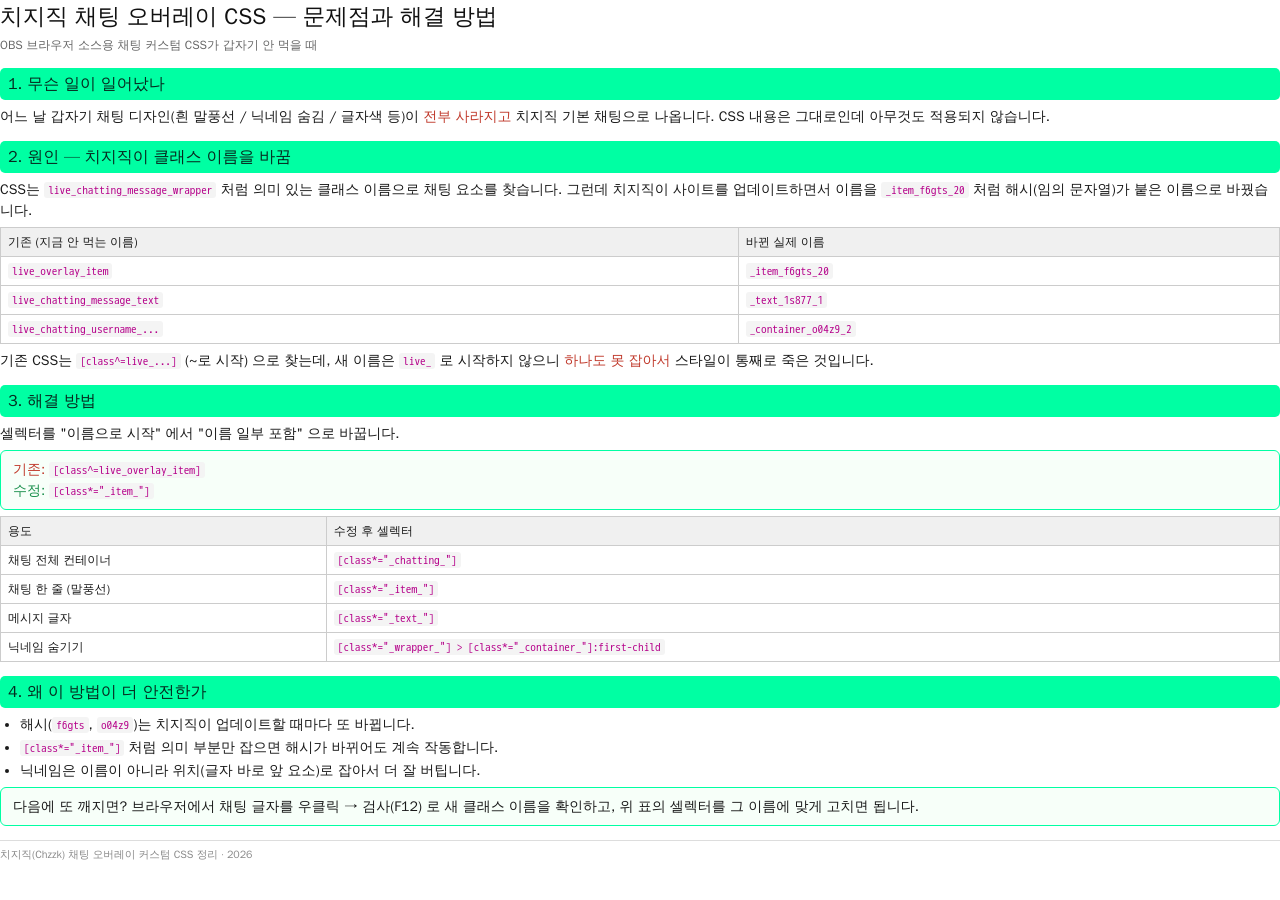
<file: chzzk_css_fix.html>
<!DOCTYPE html>
<html lang="ko">
<head>
<meta charset="utf-8">
<style>
  @page { size: A4; margin: 14mm 15mm; }
  * { font-family: 'WenQuanYi Zen Hei', sans-serif; box-sizing: border-box; }
  body { margin: 0; color: #1a1a1a; font-size: 10.5pt; line-height: 1.5; }
  h1 { font-size: 17pt; margin: 0 0 2px; color: #111; }
  .sub { color: #666; font-size: 9pt; margin: 0 0 12px; }
  h2 { font-size: 12pt; margin: 14px 0 6px; padding: 4px 8px; background: #00ffa3;
       color: #062a1f; border-radius: 5px; }
  p { margin: 4px 0; }
  table { width: 100%; border-collapse: collapse; margin: 6px 0; font-size: 9pt; }
  th, td { border: 1px solid #ccc; padding: 5px 7px; text-align: left; vertical-align: top; }
  th { background: #f0f0f0; }
  code { font-family: 'WenQuanYi Zen Hei Mono', monospace; background: #f4f4f4;
         padding: 1px 4px; border-radius: 3px; font-size: 8.5pt; color: #b5008a; }
  .box { background: #f7fff9; border: 1px solid #00ffa3; border-radius: 6px;
         padding: 8px 12px; margin: 6px 0; }
  .bad { color: #c0392b; font-weight: bold; }
  .good { color: #1a8f4c; font-weight: bold; }
  ul { margin: 4px 0; padding-left: 20px; }
  li { margin: 2px 0; }
  .foot { margin-top: 14px; font-size: 8pt; color: #888; border-top: 1px solid #ddd; padding-top: 6px; }
</style>
</head>
<body>
  <h1>치지직 채팅 오버레이 CSS — 문제점과 해결 방법</h1>
  <p class="sub">OBS 브라우저 소스용 채팅 커스텀 CSS가 갑자기 안 먹을 때</p>

  <h2>1. 무슨 일이 일어났나</h2>
  <p>어느 날 갑자기 채팅 디자인(흰 말풍선 / 닉네임 숨김 / 글자색 등)이 <span class="bad">전부 사라지고</span>
  치지직 기본 채팅으로 나옵니다. CSS 내용은 그대로인데 아무것도 적용되지 않습니다.</p>

  <h2>2. 원인 — 치지직이 클래스 이름을 바꿈</h2>
  <p>CSS는 <code>live_chatting_message_wrapper</code> 처럼 <b>의미 있는 클래스 이름</b>으로 채팅 요소를 찾습니다.
  그런데 치지직이 사이트를 업데이트하면서 이름을 <code>_item_f6gts_20</code> 처럼
  <b>해시(임의 문자열)가 붙은 이름</b>으로 바꿨습니다.</p>
  <table>
    <tr><th>기존 (지금 안 먹는 이름)</th><th>바뀐 실제 이름</th></tr>
    <tr><td><code>live_overlay_item</code></td><td><code>_item_f6gts_20</code></td></tr>
    <tr><td><code>live_chatting_message_text</code></td><td><code>_text_1s877_1</code></td></tr>
    <tr><td><code>live_chatting_username_...</code></td><td><code>_container_o04z9_2</code></td></tr>
  </table>
  <p>기존 CSS는 <code>[class^=live_...]</code> (<b>~로 시작</b>) 으로 찾는데, 새 이름은 <code>live_</code> 로
  시작하지 않으니 <span class="bad">하나도 못 잡아서</span> 스타일이 통째로 죽은 것입니다.</p>

  <h2>3. 해결 방법</h2>
  <p>셀렉터를 <b>"이름으로 시작"</b> 에서 <b>"이름 일부 포함"</b> 으로 바꿉니다.</p>
  <div class="box">
    <p style="margin:0"><span class="bad">기존:</span> <code>[class^=live_overlay_item]</code></p>
    <p style="margin:0"><span class="good">수정:</span> <code>[class*="_item_"]</code></p>
  </div>
  <table>
    <tr><th>용도</th><th>수정 후 셀렉터</th></tr>
    <tr><td>채팅 전체 컨테이너</td><td><code>[class*="_chatting_"]</code></td></tr>
    <tr><td>채팅 한 줄 (말풍선)</td><td><code>[class*="_item_"]</code></td></tr>
    <tr><td>메시지 글자</td><td><code>[class*="_text_"]</code></td></tr>
    <tr><td>닉네임 숨기기</td><td><code>[class*="_wrapper_"] &gt; [class*="_container_"]:first-child</code></td></tr>
  </table>

  <h2>4. 왜 이 방법이 더 안전한가</h2>
  <ul>
    <li>해시(<code>f6gts</code>, <code>o04z9</code>)는 치지직이 업데이트할 때마다 <b>또 바뀝니다.</b></li>
    <li><code>[class*="_item_"]</code> 처럼 <b>의미 부분만</b> 잡으면 해시가 바뀌어도 계속 작동합니다.</li>
    <li>닉네임은 이름이 아니라 <b>위치</b>(글자 바로 앞 요소)로 잡아서 더 잘 버팁니다.</li>
  </ul>

  <div class="box">
    <b>다음에 또 깨지면?</b> 브라우저에서 채팅 글자를 <b>우클릭 → 검사(F12)</b> 로 새 클래스 이름을
    확인하고, 위 표의 셀렉터를 그 이름에 맞게 고치면 됩니다.
  </div>

  <p class="foot">치지직(Chzzk) 채팅 오버레이 커스텀 CSS 정리 · 2026</p>
</body>
</html>
</file>
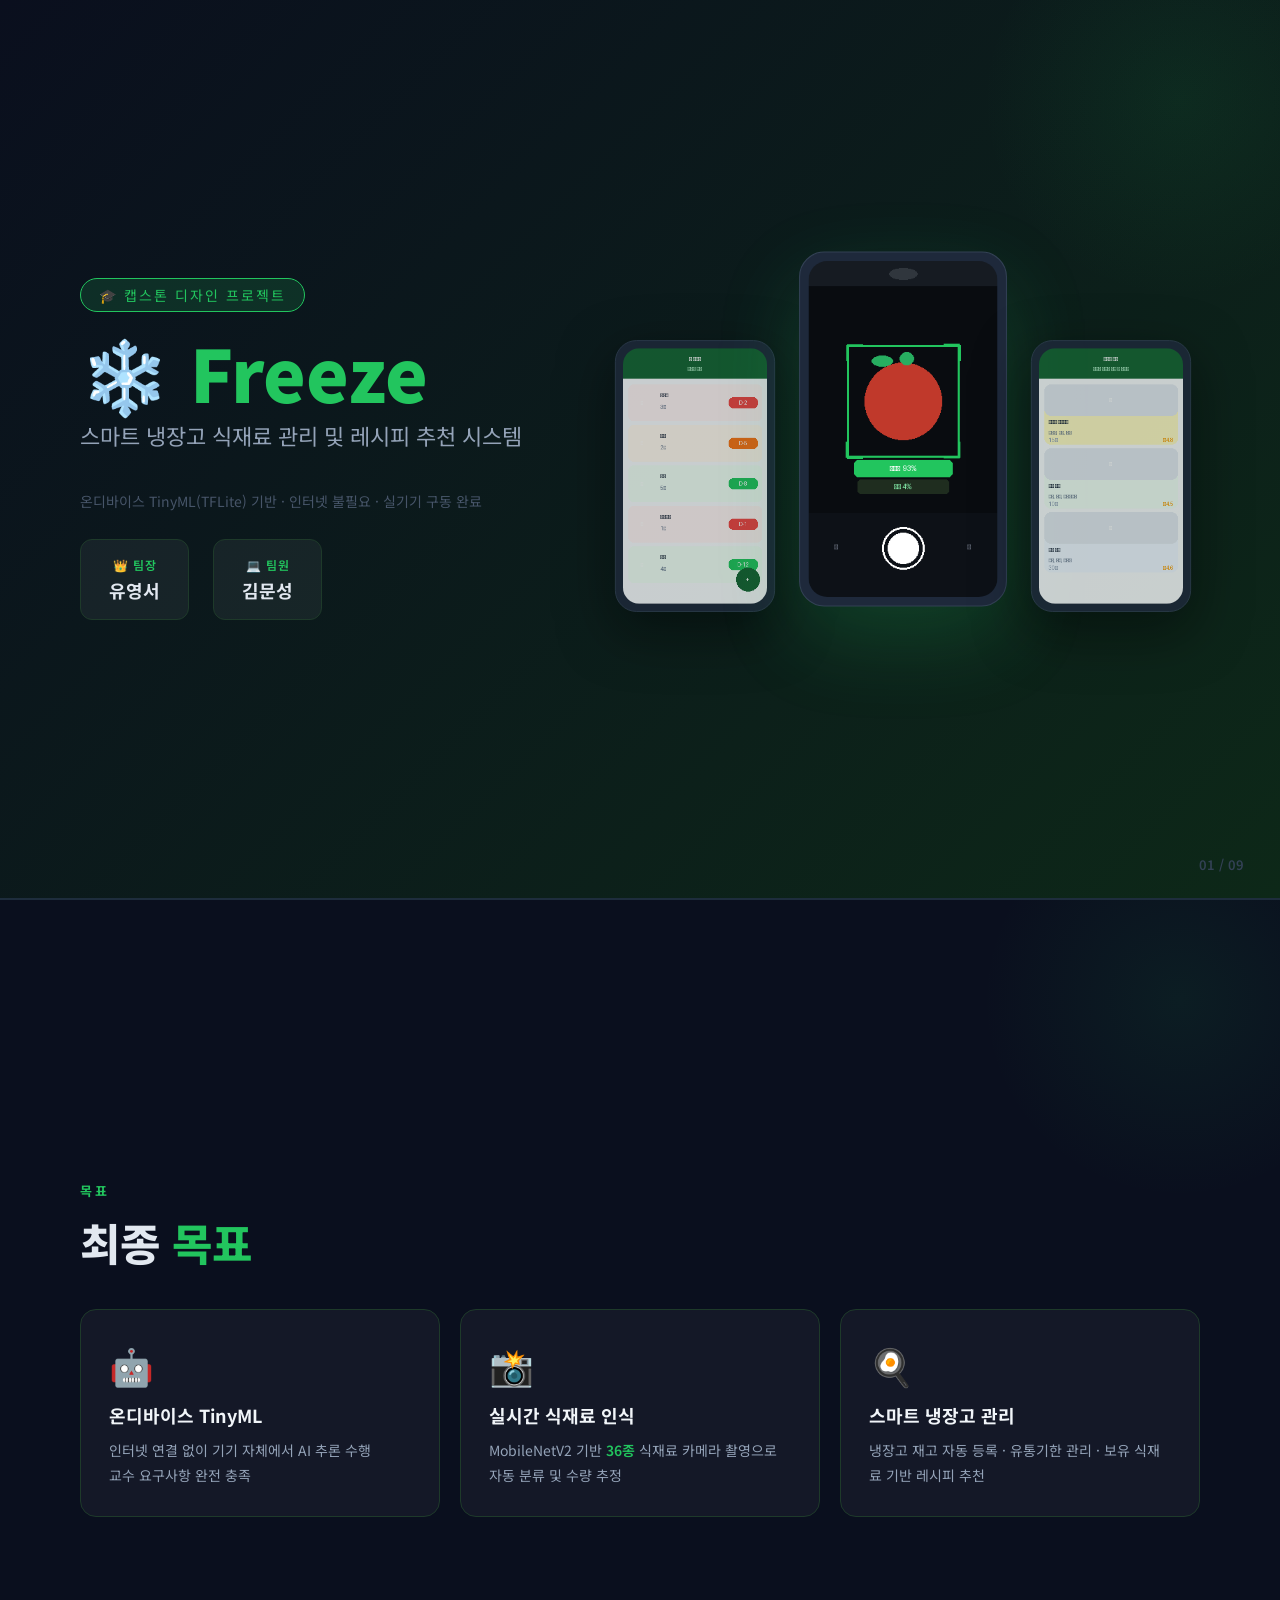
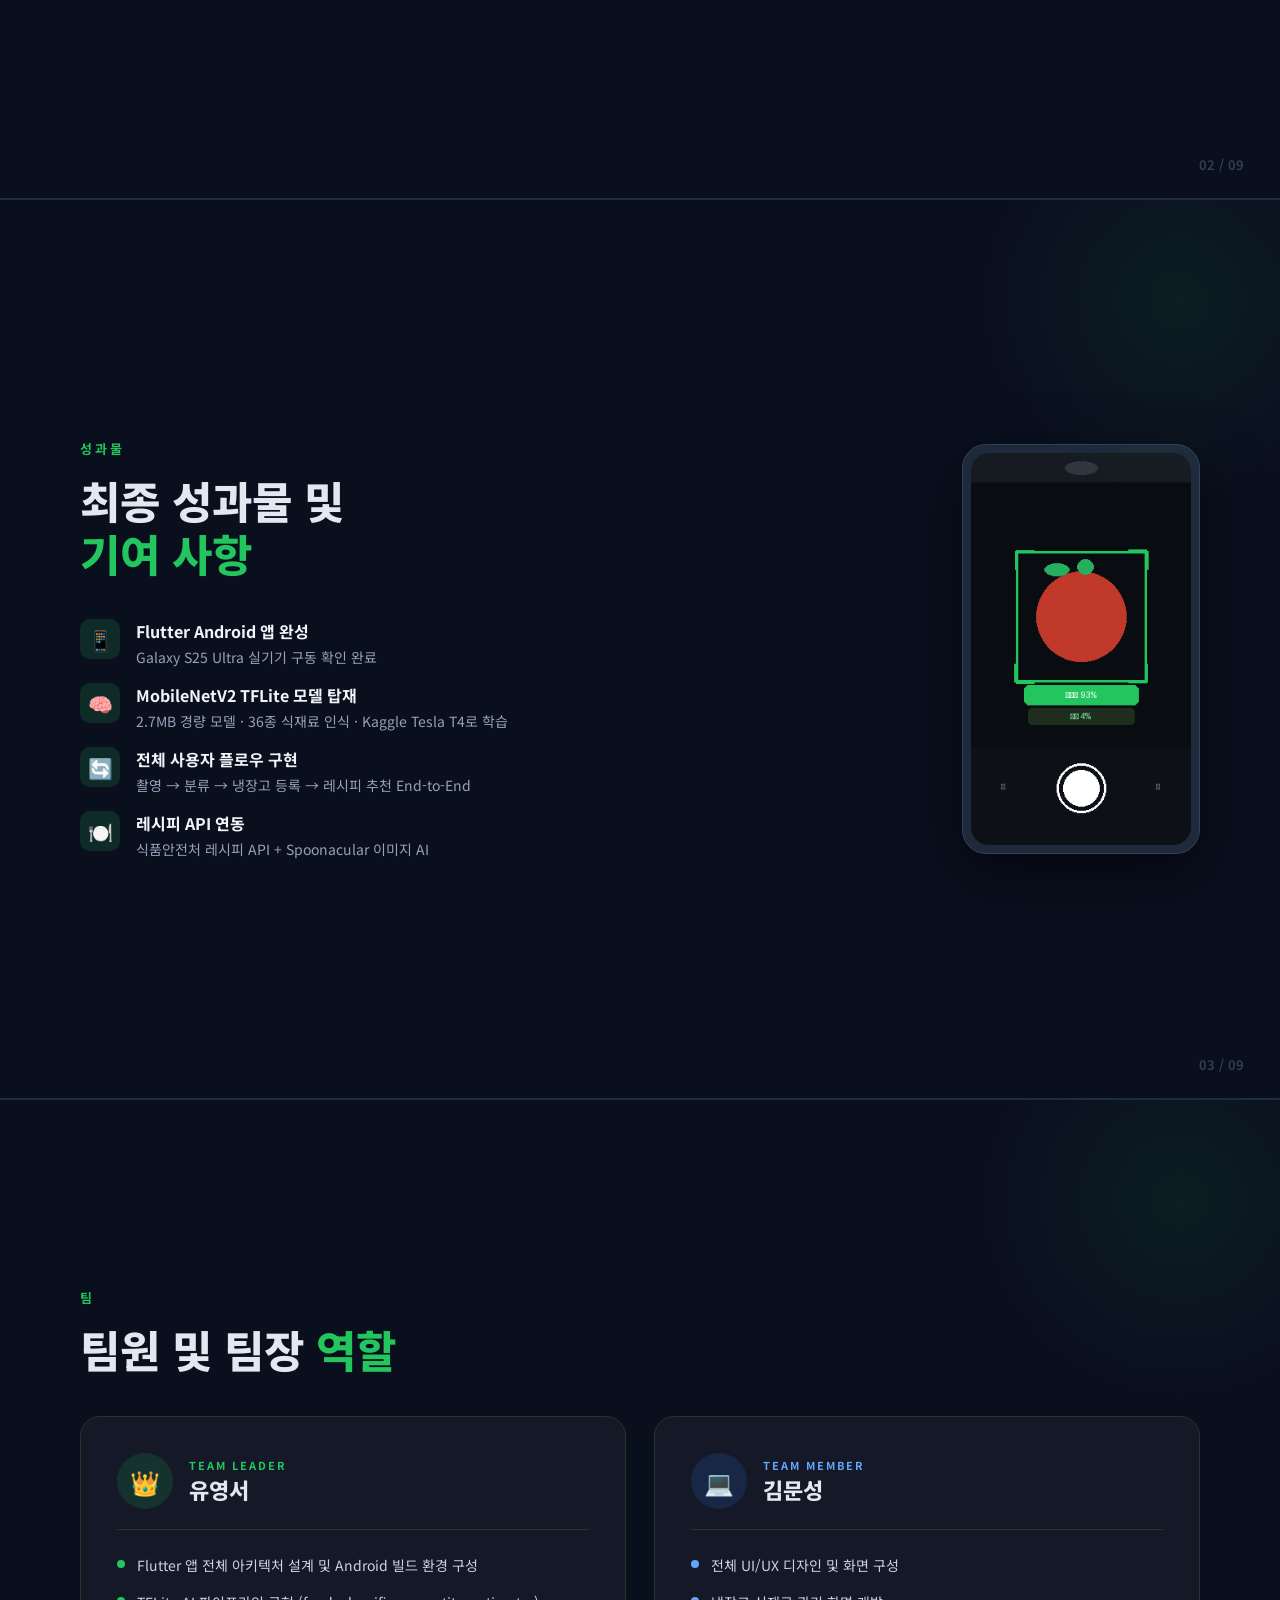
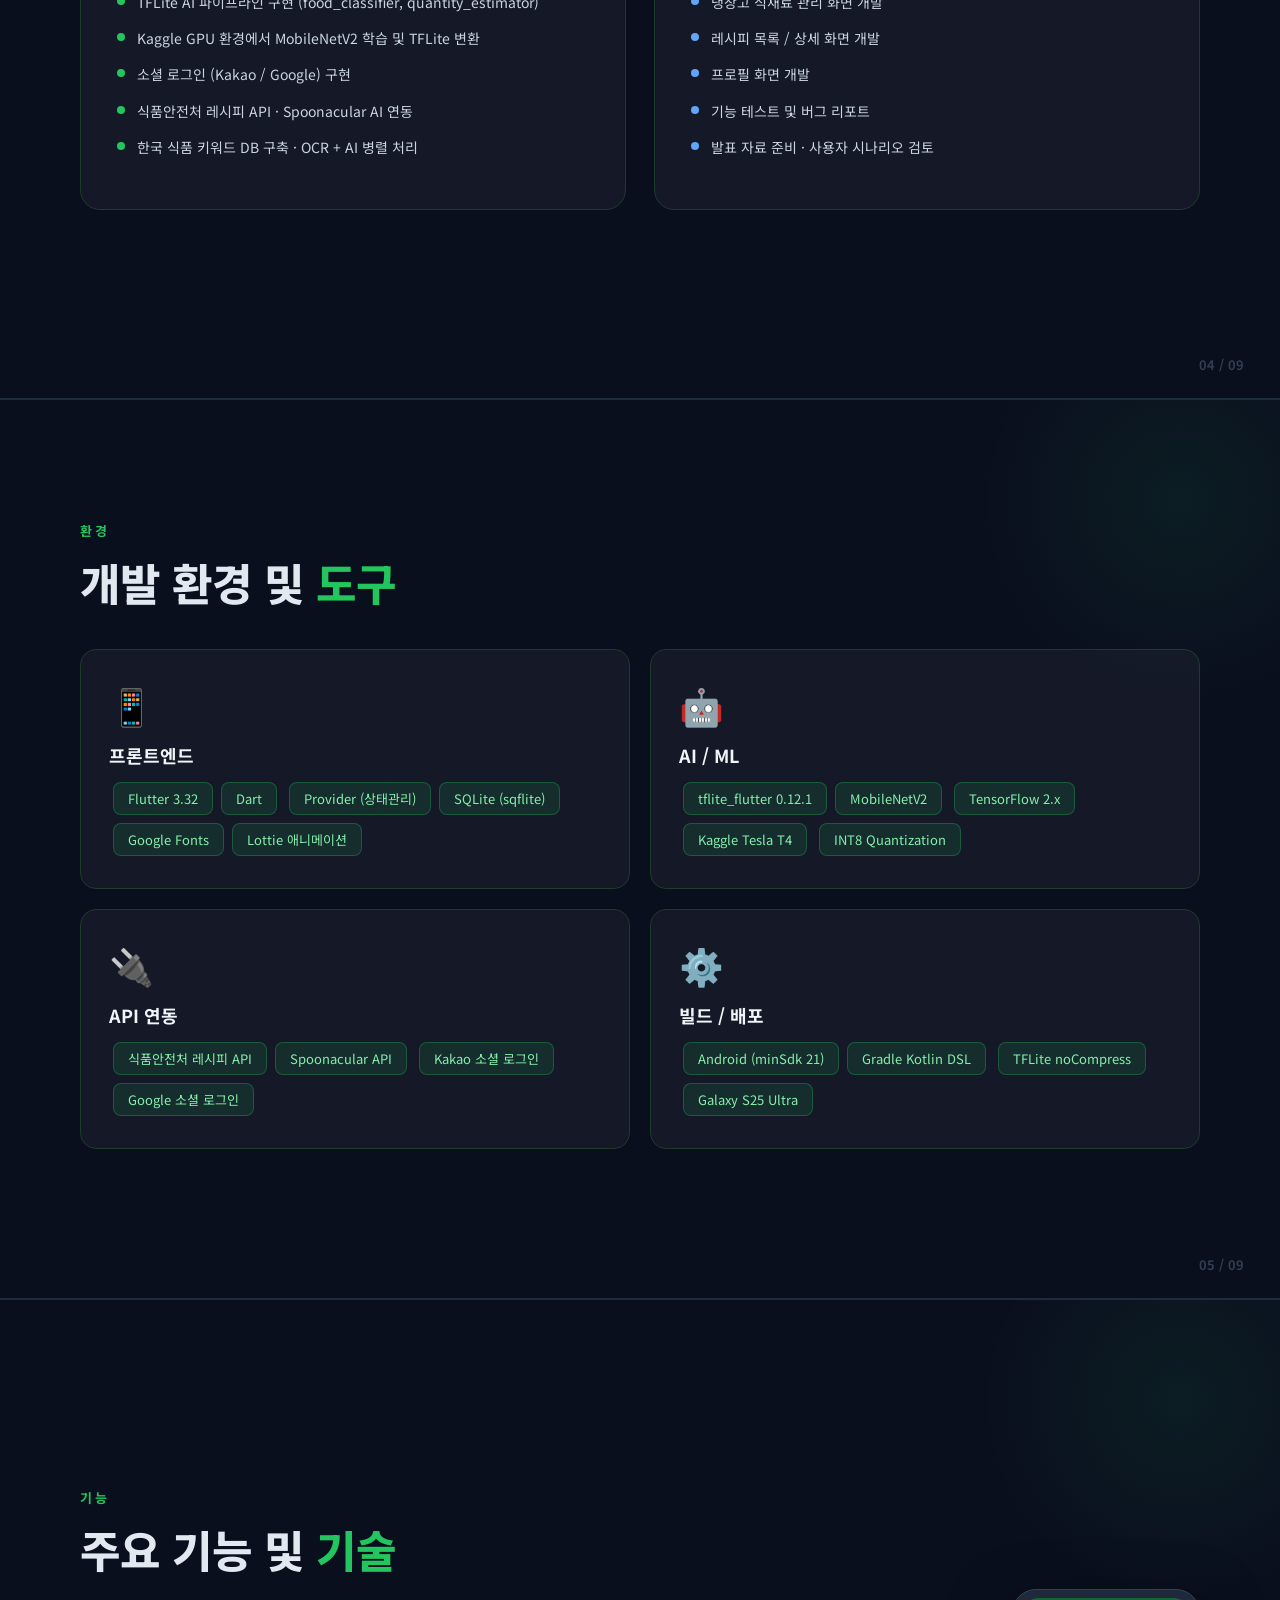
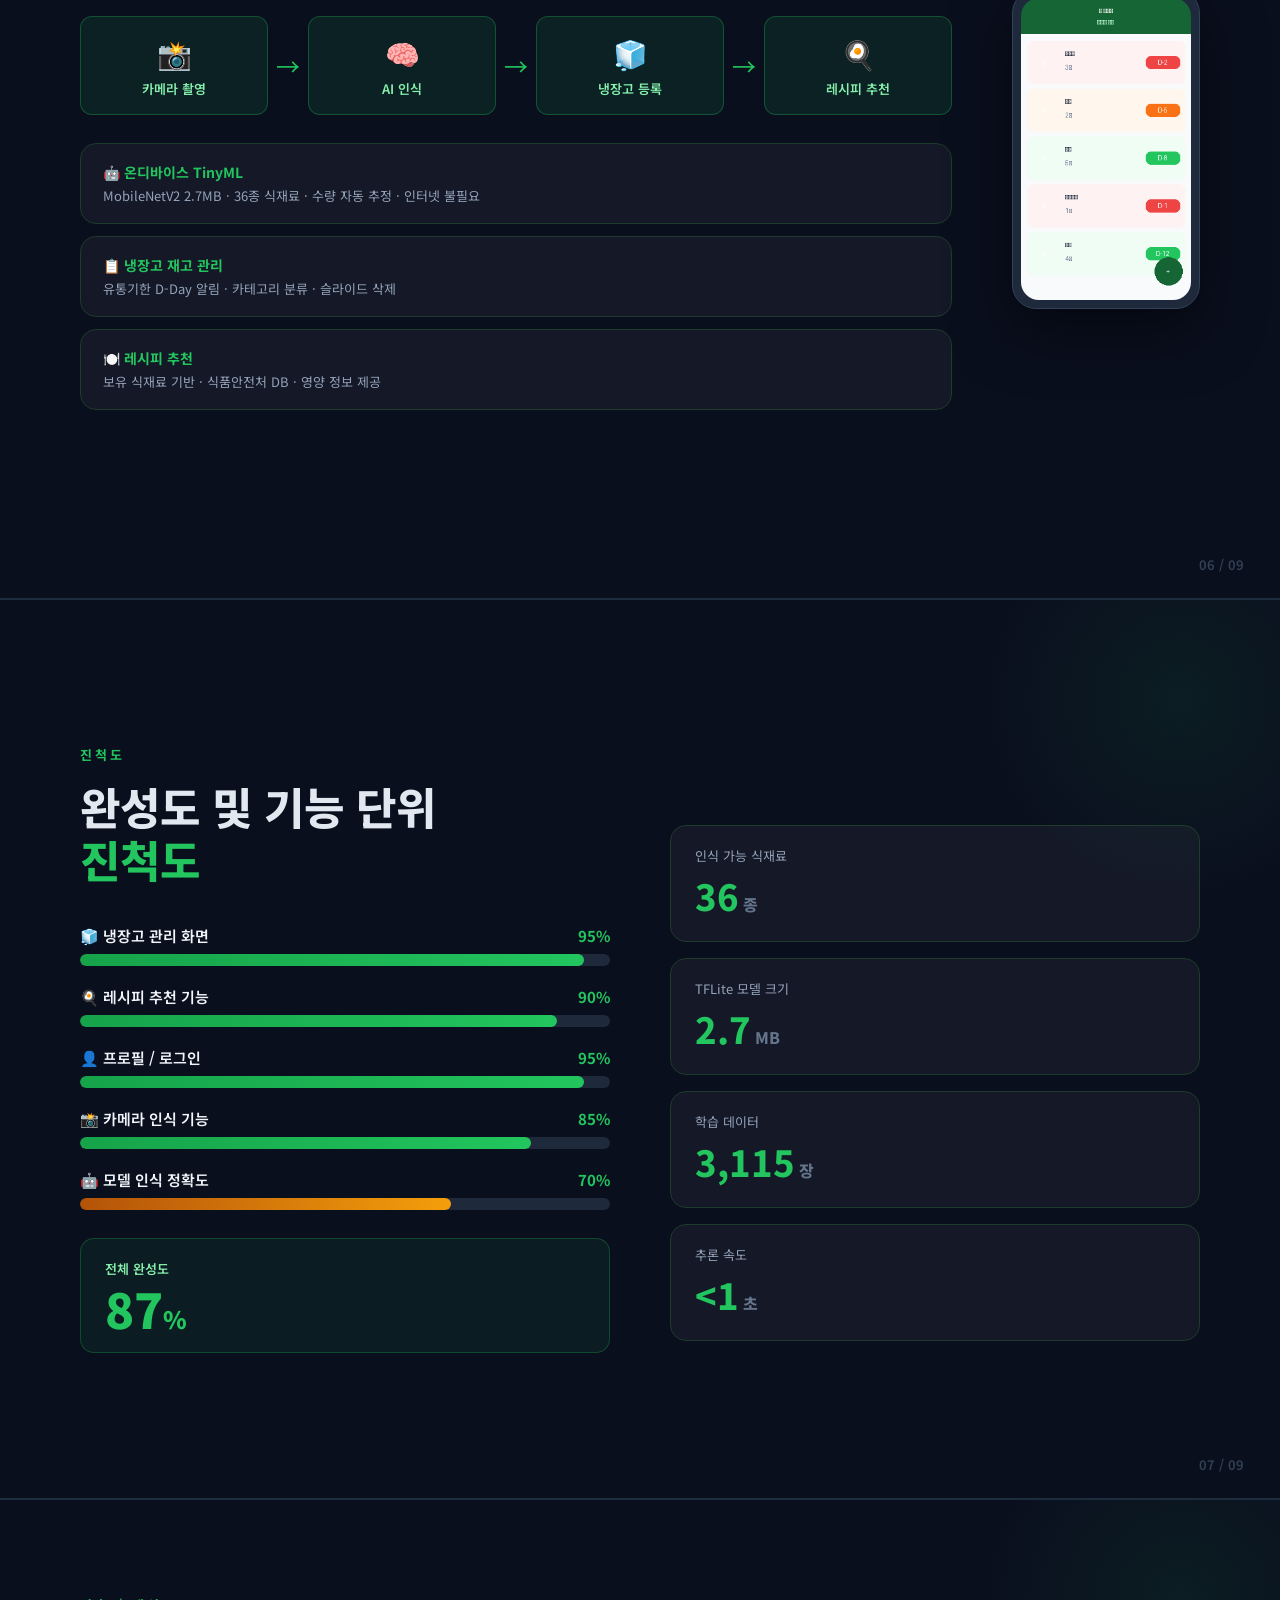
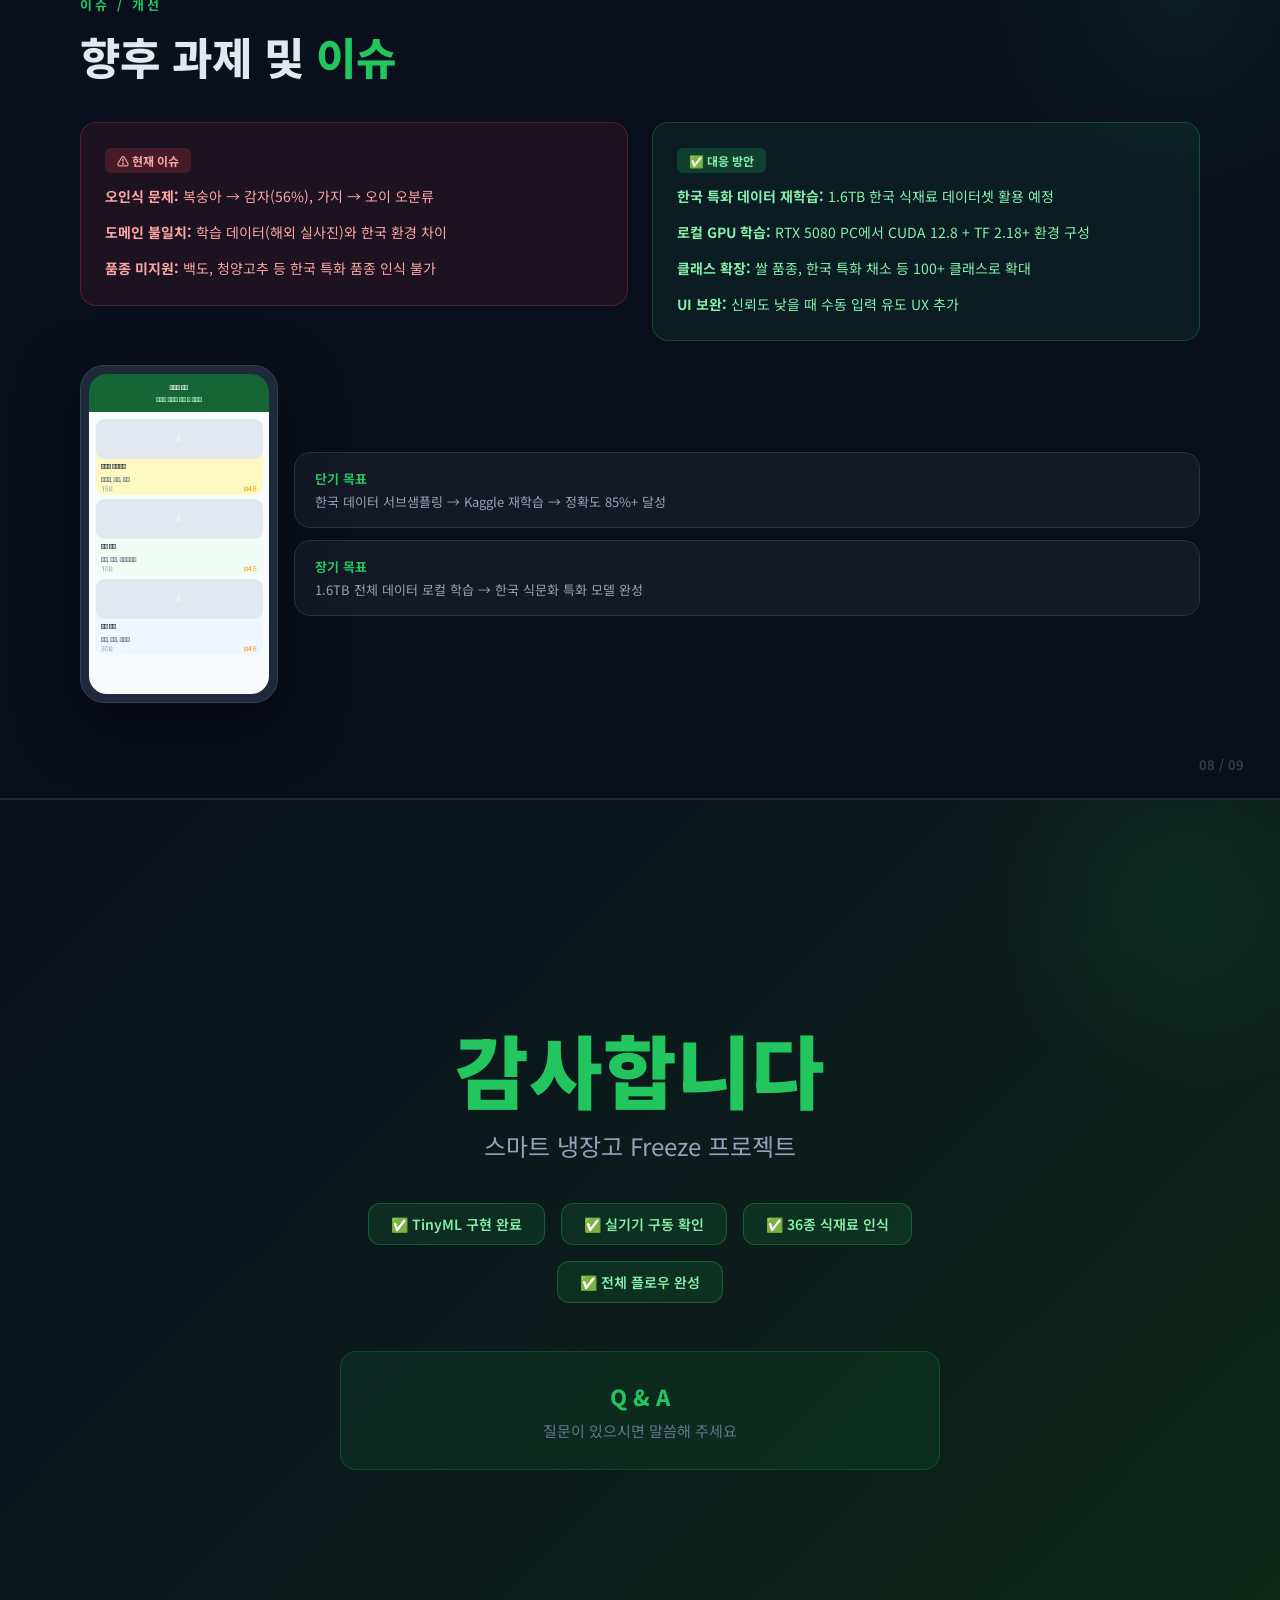
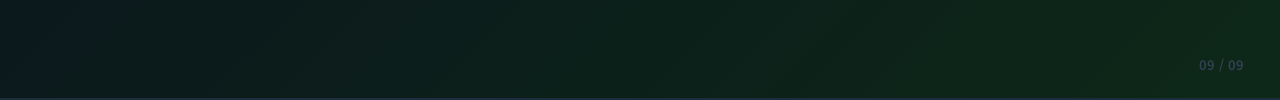
<file: presentation.html>
<!DOCTYPE html>
<html lang="ko">
<head>
<meta charset="UTF-8">
<meta name="viewport" content="width=device-width, initial-scale=1.0">
<title>Freeze - 스마트 냉장고 프로젝트 발표</title>
<style>
  @import url('https://fonts.googleapis.com/css2?family=Noto+Sans+KR:wght@300;400;600;700;900&display=swap');
  *{box-sizing:border-box;margin:0;padding:0}
  body{font-family:'Noto Sans KR',sans-serif;background:#0a0f1e;color:#e2e8f0;overflow-x:hidden}
  .slide{min-height:100vh;display:flex;flex-direction:column;justify-content:center;padding:60px 80px;border-bottom:2px solid #1e2d3d;position:relative;overflow:hidden}
  .slide::before{content:'';position:absolute;top:-100px;right:-100px;width:400px;height:400px;background:radial-gradient(circle,rgba(34,197,94,0.08) 0%,transparent 70%);pointer-events:none}
  .slide-num{position:absolute;bottom:24px;right:36px;font-size:13px;color:#334155;font-weight:600}
  /* S1 타이틀 */
  .s1{background:linear-gradient(135deg,#0a0f1e 0%,#0d2818 100%)}
  .title-badge{display:inline-block;background:rgba(34,197,94,0.15);border:1px solid #22c55e;color:#22c55e;padding:6px 18px;border-radius:20px;font-size:14px;margin-bottom:20px;letter-spacing:2px}
  .title-main{font-size:72px;font-weight:900;line-height:1.1;margin-bottom:8px}
  .title-main span{color:#22c55e}
  .title-sub{font-size:22px;color:#94a3b8;margin-bottom:40px}
  .team-row{display:flex;gap:24px;margin-top:16px}
  .team-card{background:rgba(255,255,255,0.05);border:1px solid #1e3a2a;border-radius:12px;padding:16px 28px;text-align:center}
  .team-role{font-size:12px;color:#22c55e;font-weight:600;letter-spacing:1px}
  .team-name{font-size:18px;font-weight:700;margin-top:4px}
  .hero-right{position:absolute;right:80px;top:50%;transform:translateY(-50%);display:flex;gap:20px;align-items:flex-end}
  .phone-wrap{background:#1e293b;border-radius:24px;padding:8px;box-shadow:0 20px 60px rgba(0,0,0,0.5);border:1px solid #334155}
  .phone-wrap img{border-radius:18px;display:block}
  .phone-wrap.mid{transform:translateY(-20px) scale(1.05);box-shadow:0 30px 80px rgba(34,197,94,0.2)}
  /* 공통 섹션 */
  .sec-label{font-size:13px;color:#22c55e;font-weight:700;letter-spacing:3px;text-transform:uppercase;margin-bottom:16px}
  .sec-title{font-size:44px;font-weight:800;margin-bottom:40px;line-height:1.2}
  .sec-title span{color:#22c55e}
  .card-grid{display:grid;gap:20px}
  .card-grid.col2{grid-template-columns:1fr 1fr}
  .card-grid.col3{grid-template-columns:1fr 1fr 1fr}
  .card{background:rgba(255,255,255,0.04);border:1px solid #1e3a2a;border-radius:16px;padding:28px}
  .card-icon{font-size:36px;margin-bottom:12px}
  .card h3{font-size:18px;font-weight:700;margin-bottom:10px;color:#f1f5f9}
  .card p, .card li{font-size:14px;color:#94a3b8;line-height:1.8}
  .card ul{padding-left:16px}
  .highlight{color:#22c55e;font-weight:600}
  /* 역할 슬라이드 */
  .role-box{background:rgba(255,255,255,0.04);border:1px solid #1e3a2a;border-radius:20px;padding:36px;flex:1}
  .role-header{display:flex;align-items:center;gap:16px;margin-bottom:24px;padding-bottom:20px;border-bottom:1px solid #1e3a2a}
  .role-avatar{width:56px;height:56px;border-radius:50%;display:flex;align-items:center;justify-content:center;font-size:24px}
  .role-title{font-size:11px;color:#22c55e;letter-spacing:2px;font-weight:700}
  .role-name{font-size:22px;font-weight:800}
  .role-item{display:flex;gap:12px;margin-bottom:14px;align-items:flex-start}
  .role-dot{width:8px;height:8px;background:#22c55e;border-radius:50%;margin-top:6px;flex-shrink:0}
  .role-text{font-size:14px;color:#cbd5e1;line-height:1.6}
  /* 기술 슬라이드 */
  .tech-pill{display:inline-block;background:rgba(34,197,94,0.12);border:1px solid rgba(34,197,94,0.3);color:#86efac;padding:6px 14px;border-radius:8px;font-size:13px;margin:4px}
  .flow-row{display:flex;align-items:center;gap:0;margin-top:28px}
  .flow-step{background:rgba(34,197,94,0.1);border:1px solid rgba(34,197,94,0.3);border-radius:12px;padding:16px 20px;text-align:center;flex:1}
  .flow-step .icon{font-size:28px;margin-bottom:6px}
  .flow-step .label{font-size:13px;color:#86efac;font-weight:600}
  .flow-arrow{color:#22c55e;font-size:24px;padding:0 8px;flex-shrink:0}
  /* 진척도 */
  .prog-item{margin-bottom:20px}
  .prog-header{display:flex;justify-content:space-between;margin-bottom:8px}
  .prog-name{font-size:15px;font-weight:600;color:#f1f5f9}
  .prog-pct{font-size:15px;font-weight:700;color:#22c55e}
  .prog-bar-bg{background:#1e293b;border-radius:8px;height:12px;overflow:hidden}
  .prog-bar{height:100%;border-radius:8px;background:linear-gradient(90deg,#16a34a,#22c55e)}
  .prog-bar.warn{background:linear-gradient(90deg,#b45309,#f59e0b)}
  /* 이슈 */
  .issue-card{background:rgba(239,68,68,0.08);border:1px solid rgba(239,68,68,0.25);border-radius:16px;padding:24px}
  .solution-card{background:rgba(34,197,94,0.08);border:1px solid rgba(34,197,94,0.25);border-radius:16px;padding:24px}
  .tag{display:inline-block;padding:4px 12px;border-radius:6px;font-size:12px;font-weight:700;margin-bottom:12px}
  .tag.red{background:rgba(239,68,68,0.2);color:#fca5a5}
  .tag.green{background:rgba(34,197,94,0.2);color:#86efac}
  /* 마지막 */
  .qa-center{text-align:center;max-width:600px;margin:0 auto}
  .qa-big{font-size:80px;font-weight:900;color:#22c55e;line-height:1}
  .qa-sub{font-size:24px;color:#94a3b8;margin:20px 0 40px}
  .summary-pills{display:flex;justify-content:center;gap:16px;flex-wrap:wrap}
  .s-pill{background:rgba(34,197,94,0.12);border:1px solid rgba(34,197,94,0.3);color:#86efac;padding:10px 22px;border-radius:12px;font-size:14px;font-weight:600}
</style>
</head>
<body>

<!-- S1: 타이틀 -->
<section class="slide s1">
  <div style="max-width:580px">
    <div class="title-badge">🎓 캡스톤 디자인 프로젝트</div>
    <div class="title-main">❄️ <span>Freeze</span></div>
    <div class="title-sub">스마트 냉장고 식재료 관리 및 레시피 추천 시스템</div>
    <p style="font-size:14px;color:#475569;margin-bottom:28px">온디바이스 TinyML(TFLite) 기반 · 인터넷 불필요 · 실기기 구동 완료</p>
    <div class="team-row">
      <div class="team-card">
        <div class="team-role">👑 팀장</div>
        <div class="team-name">유영서</div>
      </div>
      <div class="team-card">
        <div class="team-role">💻 팀원</div>
        <div class="team-name">김문성</div>
      </div>
    </div>
  </div>
  <div class="hero-right">
    <div class="phone-wrap" style="opacity:.8;transform:scale(0.9) translateY(10px)">
      <img src="[data-uri]" width="160">
    </div>
    <div class="phone-wrap mid">
      <img src="[data-uri]" width="180">
    </div>
    <div class="phone-wrap" style="opacity:.8;transform:scale(0.9) translateY(10px)">
      <img src="[data-uri]" width="160">
    </div>
  </div>
  <div class="slide-num">01 / 09</div>
</section>

<!-- S2: 최종 목표 -->
<section class="slide">
  <div class="sec-label">목표</div>
  <div class="sec-title">최종 <span>목표</span></div>
  <div class="card-grid col3">
    <div class="card">
      <div class="card-icon">🤖</div>
      <h3>온디바이스 TinyML</h3>
      <p>인터넷 연결 없이 기기 자체에서 AI 추론 수행<br>교수 요구사항 완전 충족</p>
    </div>
    <div class="card">
      <div class="card-icon">📸</div>
      <h3>실시간 식재료 인식</h3>
      <p>MobileNetV2 기반 <span class="highlight">36종</span> 식재료 카메라 촬영으로 자동 분류 및 수량 추정</p>
    </div>
    <div class="card">
      <div class="card-icon">🍳</div>
      <h3>스마트 냉장고 관리</h3>
      <p>냉장고 재고 자동 등록 · 유통기한 관리 · 보유 식재료 기반 레시피 추천</p>
    </div>
  </div>
  <div class="slide-num">02 / 09</div>
</section>

<!-- S3: 최종 성과물 -->
<section class="slide">
  <div style="display:flex;gap:60px;align-items:center">
    <div style="flex:1">
      <div class="sec-label">성과물</div>
      <div class="sec-title">최종 성과물 및<br><span>기여 사항</span></div>
      <div style="display:flex;flex-direction:column;gap:16px">
        <div style="display:flex;gap:16px;align-items:flex-start">
          <div style="width:40px;height:40px;background:rgba(34,197,94,0.15);border-radius:10px;display:flex;align-items:center;justify-content:center;font-size:20px;flex-shrink:0">📱</div>
          <div><div style="font-size:16px;font-weight:700;color:#f1f5f9;margin-bottom:4px">Flutter Android 앱 완성</div><div style="font-size:14px;color:#94a3b8">Galaxy S25 Ultra 실기기 구동 확인 완료</div></div>
        </div>
        <div style="display:flex;gap:16px;align-items:flex-start">
          <div style="width:40px;height:40px;background:rgba(34,197,94,0.15);border-radius:10px;display:flex;align-items:center;justify-content:center;font-size:20px;flex-shrink:0">🧠</div>
          <div><div style="font-size:16px;font-weight:700;color:#f1f5f9;margin-bottom:4px">MobileNetV2 TFLite 모델 탑재</div><div style="font-size:14px;color:#94a3b8">2.7MB 경량 모델 · 36종 식재료 인식 · Kaggle Tesla T4로 학습</div></div>
        </div>
        <div style="display:flex;gap:16px;align-items:flex-start">
          <div style="width:40px;height:40px;background:rgba(34,197,94,0.15);border-radius:10px;display:flex;align-items:center;justify-content:center;font-size:20px;flex-shrink:0">🔄</div>
          <div><div style="font-size:16px;font-weight:700;color:#f1f5f9;margin-bottom:4px">전체 사용자 플로우 구현</div><div style="font-size:14px;color:#94a3b8">촬영 → 분류 → 냉장고 등록 → 레시피 추천 End-to-End</div></div>
        </div>
        <div style="display:flex;gap:16px;align-items:flex-start">
          <div style="width:40px;height:40px;background:rgba(34,197,94,0.15);border-radius:10px;display:flex;align-items:center;justify-content:center;font-size:20px;flex-shrink:0">🍽️</div>
          <div><div style="font-size:16px;font-weight:700;color:#f1f5f9;margin-bottom:4px">레시피 API 연동</div><div style="font-size:14px;color:#94a3b8">식품안전처 레시피 API + Spoonacular 이미지 AI</div></div>
        </div>
      </div>
    </div>
    <div class="phone-wrap" style="flex-shrink:0">
      <img src="[data-uri]" width="220">
    </div>
  </div>
  <div class="slide-num">03 / 09</div>
</section>

<!-- S4: 팀원 역할 -->
<section class="slide">
  <div class="sec-label">팀</div>
  <div class="sec-title">팀원 및 팀장 <span>역할</span></div>
  <div style="display:flex;gap:28px">
    <div class="role-box">
      <div class="role-header">
        <div class="role-avatar" style="background:rgba(34,197,94,0.15)">👑</div>
        <div>
          <div class="role-title">TEAM LEADER</div>
          <div class="role-name">유영서</div>
        </div>
      </div>
      <div class="role-item"><div class="role-dot"></div><div class="role-text">Flutter 앱 전체 아키텍처 설계 및 Android 빌드 환경 구성</div></div>
      <div class="role-item"><div class="role-dot"></div><div class="role-text">TFLite AI 파이프라인 구현 (food_classifier, quantity_estimator)</div></div>
      <div class="role-item"><div class="role-dot"></div><div class="role-text">Kaggle GPU 환경에서 MobileNetV2 학습 및 TFLite 변환</div></div>
      <div class="role-item"><div class="role-dot"></div><div class="role-text">소셜 로그인 (Kakao / Google) 구현</div></div>
      <div class="role-item"><div class="role-dot"></div><div class="role-text">식품안전처 레시피 API · Spoonacular AI 연동</div></div>
      <div class="role-item"><div class="role-dot"></div><div class="role-text">한국 식품 키워드 DB 구축 · OCR + AI 병렬 처리</div></div>
    </div>
    <div class="role-box">
      <div class="role-header">
        <div class="role-avatar" style="background:rgba(59,130,246,0.15)">💻</div>
        <div>
          <div class="role-title" style="color:#60a5fa">TEAM MEMBER</div>
          <div class="role-name">김문성</div>
        </div>
      </div>
      <div class="role-item"><div class="role-dot" style="background:#60a5fa"></div><div class="role-text">전체 UI/UX 디자인 및 화면 구성</div></div>
      <div class="role-item"><div class="role-dot" style="background:#60a5fa"></div><div class="role-text">냉장고 식재료 관리 화면 개발</div></div>
      <div class="role-item"><div class="role-dot" style="background:#60a5fa"></div><div class="role-text">레시피 목록 / 상세 화면 개발</div></div>
      <div class="role-item"><div class="role-dot" style="background:#60a5fa"></div><div class="role-text">프로필 화면 개발</div></div>
      <div class="role-item"><div class="role-dot" style="background:#60a5fa"></div><div class="role-text">기능 테스트 및 버그 리포트</div></div>
      <div class="role-item"><div class="role-dot" style="background:#60a5fa"></div><div class="role-text">발표 자료 준비 · 사용자 시나리오 검토</div></div>
    </div>
  </div>
  <div class="slide-num">04 / 09</div>
</section>

<!-- S5: 개발환경 -->
<section class="slide">
  <div class="sec-label">환경</div>
  <div class="sec-title">개발 환경 및 <span>도구</span></div>
  <div class="card-grid col2" style="margin-bottom:28px">
    <div class="card">
      <div class="card-icon">📱</div>
      <h3>프론트엔드</h3>
      <div style="margin-top:10px">
        <span class="tech-pill">Flutter 3.32</span><span class="tech-pill">Dart</span>
        <span class="tech-pill">Provider (상태관리)</span><span class="tech-pill">SQLite (sqflite)</span>
        <span class="tech-pill">Google Fonts</span><span class="tech-pill">Lottie 애니메이션</span>
      </div>
    </div>
    <div class="card">
      <div class="card-icon">🤖</div>
      <h3>AI / ML</h3>
      <div style="margin-top:10px">
        <span class="tech-pill">tflite_flutter 0.12.1</span><span class="tech-pill">MobileNetV2</span>
        <span class="tech-pill">TensorFlow 2.x</span><span class="tech-pill">Kaggle Tesla T4</span>
        <span class="tech-pill">INT8 Quantization</span>
      </div>
    </div>
    <div class="card">
      <div class="card-icon">🔌</div>
      <h3>API 연동</h3>
      <div style="margin-top:10px">
        <span class="tech-pill">식품안전처 레시피 API</span><span class="tech-pill">Spoonacular API</span>
        <span class="tech-pill">Kakao 소셜 로그인</span><span class="tech-pill">Google 소셜 로그인</span>
      </div>
    </div>
    <div class="card">
      <div class="card-icon">⚙️</div>
      <h3>빌드 / 배포</h3>
      <div style="margin-top:10px">
        <span class="tech-pill">Android (minSdk 21)</span><span class="tech-pill">Gradle Kotlin DSL</span>
        <span class="tech-pill">TFLite noCompress</span><span class="tech-pill">Galaxy S25 Ultra</span>
      </div>
    </div>
  </div>
  <div class="slide-num">05 / 09</div>
</section>

<!-- S6: 주요 기능 -->
<section class="slide">
  <div style="display:flex;gap:60px;align-items:center">
    <div style="flex:1">
      <div class="sec-label">기능</div>
      <div class="sec-title">주요 기능 및 <span>기술</span></div>
      <div class="flow-row">
        <div class="flow-step"><div class="icon">📸</div><div class="label">카메라 촬영</div></div>
        <div class="flow-arrow">→</div>
        <div class="flow-step"><div class="icon">🧠</div><div class="label">AI 인식</div></div>
        <div class="flow-arrow">→</div>
        <div class="flow-step"><div class="icon">🧊</div><div class="label">냉장고 등록</div></div>
        <div class="flow-arrow">→</div>
        <div class="flow-step"><div class="icon">🍳</div><div class="label">레시피 추천</div></div>
      </div>
      <div style="margin-top:28px;display:flex;flex-direction:column;gap:12px">
        <div class="card" style="padding:18px 22px">
          <div style="font-size:14px;font-weight:700;color:#22c55e;margin-bottom:4px">🤖 온디바이스 TinyML</div>
          <div style="font-size:13px;color:#94a3b8">MobileNetV2 2.7MB · 36종 식재료 · 수량 자동 추정 · 인터넷 불필요</div>
        </div>
        <div class="card" style="padding:18px 22px">
          <div style="font-size:14px;font-weight:700;color:#22c55e;margin-bottom:4px">📋 냉장고 재고 관리</div>
          <div style="font-size:13px;color:#94a3b8">유통기한 D-Day 알림 · 카테고리 분류 · 슬라이드 삭제</div>
        </div>
        <div class="card" style="padding:18px 22px">
          <div style="font-size:14px;font-weight:700;color:#22c55e;margin-bottom:4px">🍽️ 레시피 추천</div>
          <div style="font-size:13px;color:#94a3b8">보유 식재료 기반 · 식품안전처 DB · 영양 정보 제공</div>
        </div>
      </div>
    </div>
    <div style="display:flex;flex-direction:column;gap:16px;flex-shrink:0">
      <div class="phone-wrap"><img src="[data-uri]" width="170"></div>
    </div>
  </div>
  <div class="slide-num">06 / 09</div>
</section>

<!-- S7: 진척도 -->
<section class="slide">
  <div style="display:flex;gap:60px;align-items:flex-start">
    <div style="flex:1">
      <div class="sec-label">진척도</div>
      <div class="sec-title">완성도 및 기능 단위<br><span>진척도</span></div>
      <div>
        <div class="prog-item">
          <div class="prog-header"><span class="prog-name">🧊 냉장고 관리 화면</span><span class="prog-pct">95%</span></div>
          <div class="prog-bar-bg"><div class="prog-bar" style="width:95%"></div></div>
        </div>
        <div class="prog-item">
          <div class="prog-header"><span class="prog-name">🍳 레시피 추천 기능</span><span class="prog-pct">90%</span></div>
          <div class="prog-bar-bg"><div class="prog-bar" style="width:90%"></div></div>
        </div>
        <div class="prog-item">
          <div class="prog-header"><span class="prog-name">👤 프로필 / 로그인</span><span class="prog-pct">95%</span></div>
          <div class="prog-bar-bg"><div class="prog-bar" style="width:95%"></div></div>
        </div>
        <div class="prog-item">
          <div class="prog-header"><span class="prog-name">📸 카메라 인식 기능</span><span class="prog-pct">85%</span></div>
          <div class="prog-bar-bg"><div class="prog-bar" style="width:85%"></div></div>
        </div>
        <div class="prog-item">
          <div class="prog-header"><span class="prog-name">🤖 모델 인식 정확도</span><span class="prog-pct">70%</span></div>
          <div class="prog-bar-bg"><div class="prog-bar warn" style="width:70%"></div></div>
        </div>
        <div style="margin-top:28px;padding:20px 24px;background:rgba(34,197,94,0.08);border:1px solid rgba(34,197,94,0.25);border-radius:14px">
          <div style="font-size:13px;color:#86efac;font-weight:600;margin-bottom:6px">전체 완성도</div>
          <div style="font-size:48px;font-weight:900;color:#22c55e;line-height:1">87<span style="font-size:24px">%</span></div>
        </div>
      </div>
    </div>
    <div style="flex:1">
      <div class="card-grid" style="gap:16px;margin-top:80px">
        <div class="card" style="padding:20px 24px">
          <div style="font-size:13px;color:#94a3b8;margin-bottom:4px">인식 가능 식재료</div>
          <div style="font-size:36px;font-weight:800;color:#22c55e">36<span style="font-size:16px;color:#64748b"> 종</span></div>
        </div>
        <div class="card" style="padding:20px 24px">
          <div style="font-size:13px;color:#94a3b8;margin-bottom:4px">TFLite 모델 크기</div>
          <div style="font-size:36px;font-weight:800;color:#22c55e">2.7<span style="font-size:16px;color:#64748b"> MB</span></div>
        </div>
        <div class="card" style="padding:20px 24px">
          <div style="font-size:13px;color:#94a3b8;margin-bottom:4px">학습 데이터</div>
          <div style="font-size:36px;font-weight:800;color:#22c55e">3,115<span style="font-size:16px;color:#64748b"> 장</span></div>
        </div>
        <div class="card" style="padding:20px 24px">
          <div style="font-size:13px;color:#94a3b8;margin-bottom:4px">추론 속도</div>
          <div style="font-size:36px;font-weight:800;color:#22c55e">&lt;1<span style="font-size:16px;color:#64748b"> 초</span></div>
        </div>
      </div>
    </div>
  </div>
  <div class="slide-num">07 / 09</div>
</section>

<!-- S8: 향후 과제 -->
<section class="slide">
  <div class="sec-label">이슈 / 개선</div>
  <div class="sec-title">향후 과제 및 <span>이슈</span></div>
  <div style="display:flex;gap:24px">
    <div style="flex:1">
      <div class="issue-card">
        <div class="tag red">⚠️ 현재 이슈</div>
        <div style="display:flex;flex-direction:column;gap:12px">
          <div style="font-size:14px;color:#fca5a5;line-height:1.7">
            <strong>오인식 문제:</strong> 복숭아 → 감자(56%), 가지 → 오이 오분류
          </div>
          <div style="font-size:14px;color:#fca5a5;line-height:1.7">
            <strong>도메인 불일치:</strong> 학습 데이터(해외 실사진)와 한국 환경 차이
          </div>
          <div style="font-size:14px;color:#fca5a5;line-height:1.7">
            <strong>품종 미지원:</strong> 백도, 청양고추 등 한국 특화 품종 인식 불가
          </div>
        </div>
      </div>
    </div>
    <div style="flex:1">
      <div class="solution-card">
        <div class="tag green">✅ 대응 방안</div>
        <div style="display:flex;flex-direction:column;gap:12px">
          <div style="font-size:14px;color:#86efac;line-height:1.7">
            <strong>한국 특화 데이터 재학습:</strong> 1.6TB 한국 식재료 데이터셋 활용 예정
          </div>
          <div style="font-size:14px;color:#86efac;line-height:1.7">
            <strong>로컬 GPU 학습:</strong> RTX 5080 PC에서 CUDA 12.8 + TF 2.18+ 환경 구성
          </div>
          <div style="font-size:14px;color:#86efac;line-height:1.7">
            <strong>클래스 확장:</strong> 쌀 품종, 한국 특화 채소 등 100+ 클래스로 확대
          </div>
          <div style="font-size:14px;color:#86efac;line-height:1.7">
            <strong>UI 보완:</strong> 신뢰도 낮을 때 수동 입력 유도 UX 추가
          </div>
        </div>
      </div>
    </div>
  </div>
  <div style="margin-top:24px;display:flex;gap:16px">
    <div class="phone-wrap" style="margin:0 auto">
      <img src="[data-uri]" width="180">
    </div>
    <div style="flex:1;display:flex;flex-direction:column;justify-content:center;gap:12px">
      <div class="card" style="padding:16px 20px">
        <div style="font-size:13px;color:#22c55e;font-weight:700">단기 목표</div>
        <div style="font-size:13px;color:#94a3b8;margin-top:4px">한국 데이터 서브샘플링 → Kaggle 재학습 → 정확도 85%+ 달성</div>
      </div>
      <div class="card" style="padding:16px 20px">
        <div style="font-size:13px;color:#22c55e;font-weight:700">장기 목표</div>
        <div style="font-size:13px;color:#94a3b8;margin-top:4px">1.6TB 전체 데이터 로컬 학습 → 한국 식문화 특화 모델 완성</div>
      </div>
    </div>
  </div>
  <div class="slide-num">08 / 09</div>
</section>

<!-- S9: 결론 -->
<section class="slide" style="background:linear-gradient(135deg,#0a0f1e 0%,#0d2818 100%)">
  <div class="qa-center">
    <div class="qa-big">감사합니다</div>
    <div class="qa-sub">스마트 냉장고 Freeze 프로젝트</div>
    <div class="summary-pills">
      <div class="s-pill">✅ TinyML 구현 완료</div>
      <div class="s-pill">✅ 실기기 구동 확인</div>
      <div class="s-pill">✅ 36종 식재료 인식</div>
      <div class="s-pill">✅ 전체 플로우 완성</div>
    </div>
    <div style="margin-top:48px;padding:28px;background:rgba(34,197,94,0.08);border:1px solid rgba(34,197,94,0.2);border-radius:16px">
      <div style="font-size:22px;font-weight:800;color:#22c55e;margin-bottom:8px">Q &amp; A</div>
      <div style="font-size:15px;color:#64748b">질문이 있으시면 말씀해 주세요</div>
    </div>
  </div>
  <div class="slide-num">09 / 09</div>
</section>

</body>
</html>
</file>
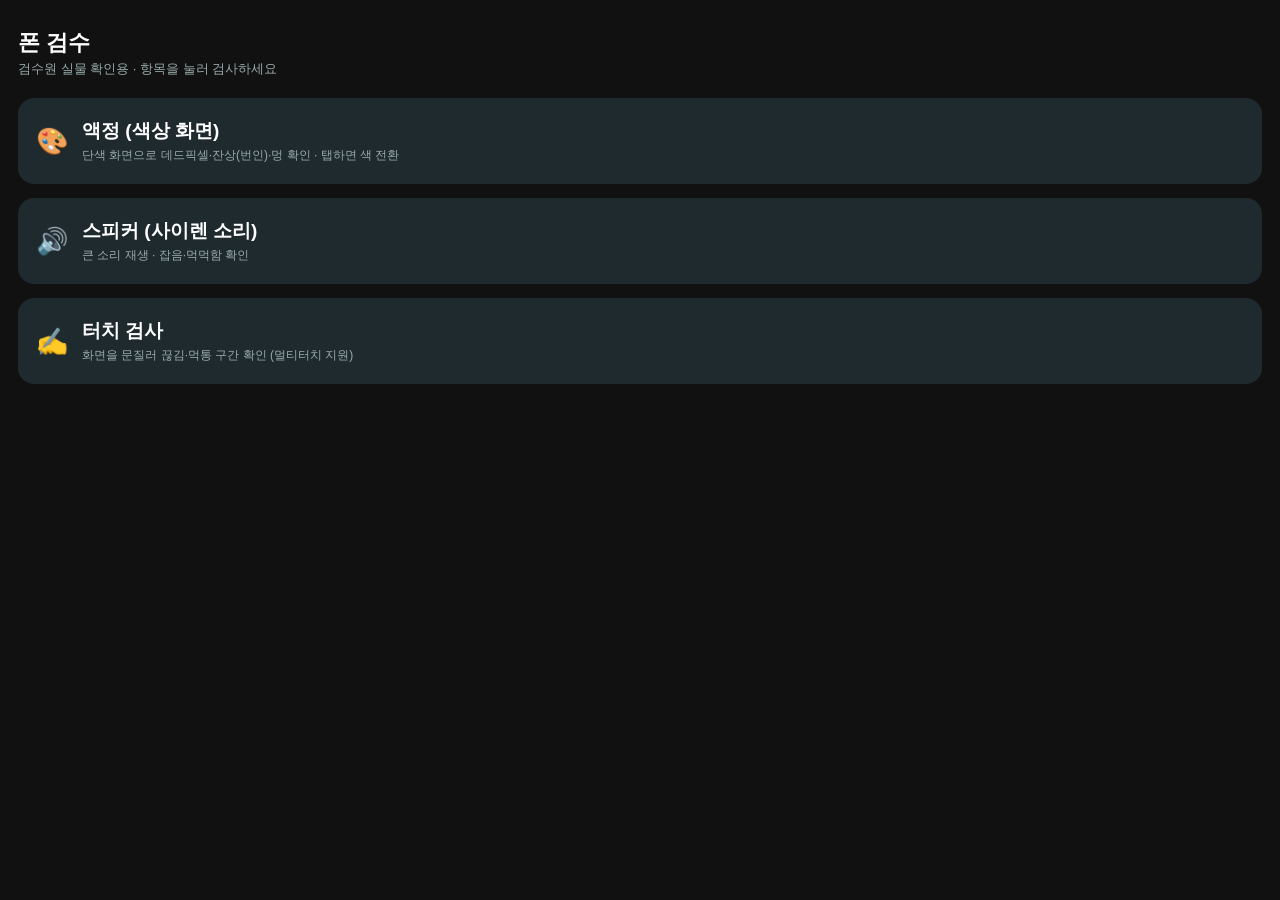
<file: assets/inspect.html>
<!doctype html>
<html lang="ko">
<head>
<meta charset="utf-8">
<meta name="viewport" content="width=device-width, initial-scale=1, maximum-scale=1, user-scalable=no, viewport-fit=cover">
<title>폰 검수 — 액정·스피커·터치</title>
<style>
  * { box-sizing: border-box; -webkit-user-select: none; user-select: none; -webkit-tap-highlight-color: transparent; }
  html, body { margin: 0; padding: 0; height: 100%; background: #111; color: #fff;
    font-family: -apple-system, "Noto Sans KR", "Malgun Gothic", sans-serif; overscroll-behavior: none; }
  #home { padding: 24px 18px calc(24px + env(safe-area-inset-bottom)); }
  h1 { font-size: 22px; margin: 4px 0 2px; }
  .sub { color: #9aa; font-size: 13px; margin-bottom: 20px; }
  .btn { display: flex; align-items: center; gap: 14px; width: 100%; padding: 20px 18px;
    margin-bottom: 14px; border: none; border-radius: 16px; background: #1f2a2f; color: #fff;
    font-size: 19px; font-weight: 600; text-align: left; }
  .btn .emoji { font-size: 26px; }
  .btn .desc { display: block; font-size: 12px; font-weight: 400; color: #9aa; margin-top: 3px; }
  .btn:active { background: #2a3a41; }

  /* 공통 오버레이 화면 */
  .screen { position: fixed; inset: 0; display: none; z-index: 10; }
  .screen.on { display: block; }
  .close { position: fixed; top: calc(10px + env(safe-area-inset-top)); right: 12px; z-index: 30;
    width: 46px; height: 46px; border-radius: 50%; border: none; background: rgba(0,0,0,.45);
    color: #fff; font-size: 22px; }
  .hint { position: fixed; left: 0; right: 0; top: 46%; text-align: center; font-size: 15px;
    color: rgba(0,0,0,.55); z-index: 20; pointer-events: none; transition: opacity .4s; mix-blend-mode: difference; }

  /* 색상(액정) */
  #colorFill { position: absolute; inset: 0; background: #fff; }
  #colorName { position: fixed; left: 0; right: 0; bottom: calc(24px + env(safe-area-inset-bottom));
    text-align: center; font-size: 14px; color: rgba(128,128,128,.9); z-index: 20; pointer-events: none; }

  /* 스피커 */
  #speaker { background: #12232b; }
  #speaker .wrap { position: absolute; inset: 0; display: flex; flex-direction: column;
    align-items: center; justify-content: center; gap: 22px; padding: 20px; }
  #sirenBtn { width: 200px; height: 200px; border-radius: 50%; border: none; font-size: 22px;
    font-weight: 700; color: #fff; background: #1d9e75; }
  #sirenBtn.playing { background: #d9534f; }
  #speaker .label { font-size: 15px; color: #cfe; text-align: center; }

  /* 터치 */
  #touch { background: #000; }
  #touchCanvas { position: absolute; inset: 0; width: 100%; height: 100%; touch-action: none; }
  #touchInfo { position: fixed; left: 0; right: 0; top: calc(10px + env(safe-area-inset-top));
    text-align: center; font-size: 14px; color: #6f6; z-index: 20; pointer-events: none; }
</style>
</head>
<body>

<div id="home">
  <h1>폰 검수</h1>
  <div class="sub">검수원 실물 확인용 · 항목을 눌러 검사하세요</div>

  <button class="btn" onclick="openColor()">
    <span class="emoji">🎨</span>
    <span>액정 (색상 화면)
      <span class="desc">단색 화면으로 데드픽셀·잔상(번인)·멍 확인 · 탭하면 색 전환</span>
    </span>
  </button>

  <button class="btn" onclick="openSpeaker()">
    <span class="emoji">🔊</span>
    <span>스피커 (사이렌 소리)
      <span class="desc">큰 소리 재생 · 잡음·먹먹함 확인</span>
    </span>
  </button>

  <button class="btn" onclick="openTouch()">
    <span class="emoji">✍️</span>
    <span>터치 검사
      <span class="desc">화면을 문질러 끊김·먹통 구간 확인 (멀티터치 지원)</span>
    </span>
  </button>
</div>

<!-- 색상(액정) -->
<div id="color" class="screen">
  <div id="colorFill"></div>
  <div class="hint" id="colorHint">화면을 탭하면 색이 바뀝니다</div>
  <div id="colorName">흰색</div>
  <button class="close" onclick="closeScreen('color')">✕</button>
</div>

<!-- 스피커 -->
<div id="speaker" class="screen">
  <div class="wrap">
    <div class="label">아래 버튼을 누르면 사이렌 소리가 납니다.<br>볼륨을 최대로 올려 확인하세요.</div>
    <button id="sirenBtn" onclick="toggleSiren()">소리 재생</button>
  </div>
  <button class="close" onclick="closeScreen('speaker')">✕</button>
</div>

<!-- 터치 -->
<div id="touch" class="screen">
  <canvas id="touchCanvas"></canvas>
  <div id="touchInfo">손가락으로 화면을 문지르세요 · 접점 0</div>
  <button class="close" onclick="closeScreen('touch')">✕</button>
</div>

<script>
// ---- 화면 전환 ----
function show(id){ document.getElementById(id).classList.add('on'); }
function closeScreen(id){
  document.getElementById(id).classList.remove('on');
  if (id === 'speaker') stopSiren();
  document.body.style.background = '#111';
}

// ---- 액정: 단색 화면 ----
var colors = [
  ['흰색 100%', '#ffffff'], ['밝은 회색 85%', '#d9d9d9'],
  ['중간 회색 50% (틴트·얼룩)', '#808080'], ['어두운 회색 25%', '#404040'],
  ['검정 0%', '#000000'],
  ['빨강', '#ff0000'], ['초록', '#00ff00'], ['파랑', '#0000ff'],
  ['노랑', '#ffff00'], ['자홍', '#ff00ff'], ['청록', '#00ffff']
];
var ci = 0;
function paint(){
  var c = colors[ci];
  document.getElementById('colorFill').style.background = c[1];
  document.getElementById('colorName').textContent = c[0] + ' (' + (ci+1) + '/' + colors.length + ')';
}
function openColor(){ ci = 0; paint(); show('color');
  var h = document.getElementById('colorHint'); h.style.opacity = 1;
  setTimeout(function(){ h.style.opacity = 0; }, 1800);
}
document.getElementById('colorFill').addEventListener('click', function(){
  ci = (ci + 1) % colors.length; paint();
});

// ---- 스피커: 웹오디오 사이렌 ----
var audioCtx = null, osc = null, gain = null, lfo = null, sweep = null, playing = false;
function openSpeaker(){ show('speaker'); }
function toggleSiren(){ playing ? stopSiren() : startSiren(); }
function startSiren(){
  try {
    audioCtx = audioCtx || new (window.AudioContext || window.webkitAudioContext)();
    if (audioCtx.state === 'suspended') audioCtx.resume();
    osc = audioCtx.createOscillator();
    gain = audioCtx.createGain();
    osc.type = 'sawtooth';
    osc.frequency.value = 700;
    gain.gain.value = 0.9; // 크게
    // 사이렌처럼 주파수를 위아래로 흔들기
    lfo = audioCtx.createOscillator();
    sweep = audioCtx.createGain();
    lfo.frequency.value = 2;      // 초당 왕복
    sweep.gain.value = 500;       // 흔들 폭
    lfo.connect(sweep); sweep.connect(osc.frequency);
    osc.connect(gain); gain.connect(audioCtx.destination);
    osc.start(); lfo.start();
    playing = true;
    var b = document.getElementById('sirenBtn'); b.textContent = '정지'; b.classList.add('playing');
  } catch(e){ alert('소리 재생 실패: ' + e); }
}
function stopSiren(){
  if (!playing) return;
  try { osc.stop(); lfo.stop(); } catch(e){}
  playing = false;
  var b = document.getElementById('sirenBtn');
  if (b){ b.textContent = '소리 재생'; b.classList.remove('playing'); }
}

// ---- 터치 검사 ----
var canvas, ctx;
function openTouch(){
  show('touch');
  canvas = document.getElementById('touchCanvas');
  var r = canvas.getBoundingClientRect();
  canvas.width = r.width * (window.devicePixelRatio||1);
  canvas.height = r.height * (window.devicePixelRatio||1);
  ctx = canvas.getContext('2d');
  ctx.scale(window.devicePixelRatio||1, window.devicePixelRatio||1);
  ctx.fillStyle = '#000'; ctx.fillRect(0,0,canvas.width,canvas.height);
}
function draw(e){
  e.preventDefault();
  var t = e.touches;
  document.getElementById('touchInfo').textContent = '손가락으로 화면을 문지르세요 · 접점 ' + t.length;
  for (var i=0;i<t.length;i++){
    ctx.beginPath();
    ctx.fillStyle = ['#0f0','#0ff','#ff0','#f0f','#f66'][i % 5];
    ctx.arc(t[i].clientX, t[i].clientY, 14, 0, Math.PI*2);
    ctx.fill();
  }
}
document.addEventListener('touchstart', function(e){ if(document.getElementById('touch').classList.contains('on')) draw(e); }, {passive:false});
document.addEventListener('touchmove',  function(e){ if(document.getElementById('touch').classList.contains('on')) draw(e); }, {passive:false});
</script>
</body>
</html>
</file>
